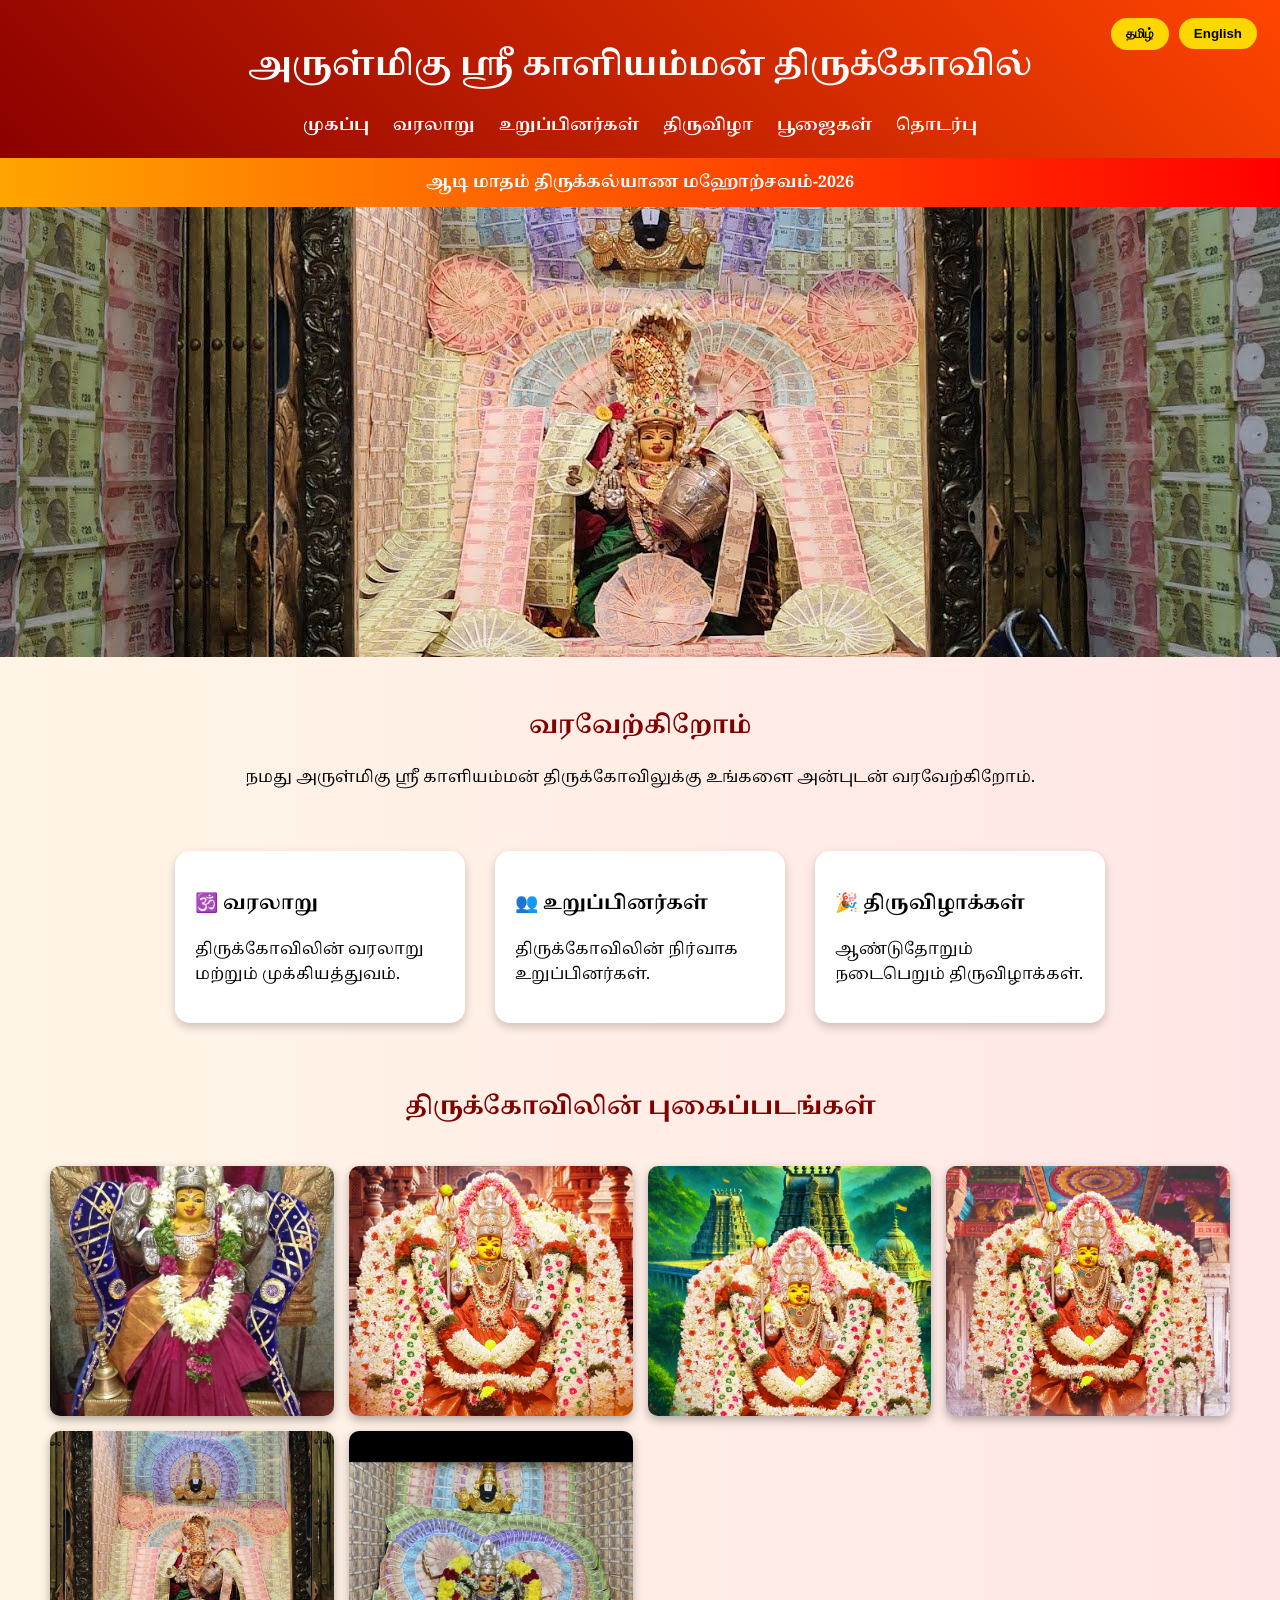
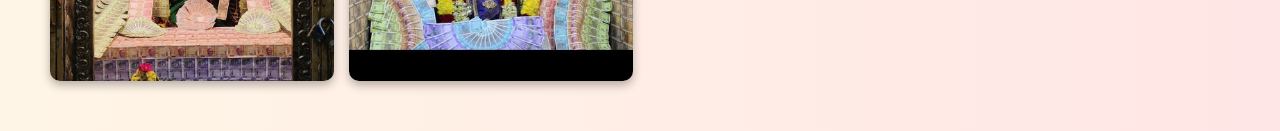
<file: index.html>
<!DOCTYPE html>
<html lang="ta">
<head>
<meta charset="UTF-8">
<meta name="viewport" content="width=device-width, initial-scale=1.0">

<title>காளியம்மன் கோவில்</title>

<link href="https://fonts.googleapis.com/css2?family=Noto+Serif+Tamil&display=swap" rel="stylesheet">

<style>

/* 🌈 Body */
body {
    margin: 0;
    font-family: 'Noto Serif Tamil', serif;
    background: linear-gradient(to right, #fff5e6, #ffe6e6);
}

/* 🔥 Header */
header {
    position: relative;
    background: linear-gradient(45deg, #8B0000, #FF4500);
    color: white;
    padding: 20px;
    text-align: center;
}

/* 🌐 Toggle button RIGHT */
.lang-btn {
    position: absolute;
    top: 15px;
    right: 20px;
}

.lang-btn button {
    background: gold;
    border: none;
    padding: 8px 15px;
    margin: 3px;
    border-radius: 20px;
    cursor: pointer;
    font-weight: bold;
}

/* 🔗 Navbar */
nav {
    margin-top: 15px;
}

nav a {
    color: white;
    margin: 10px;
    text-decoration: none;
    font-weight: bold;
}

/* 🎉 Festival */
.festival {
    background: linear-gradient(to right, orange, red);
    color: white;
    padding: 12px;
    text-align: center;
    font-weight: bold;
}

/* 🖼️ Slider */
.slider {
    position: relative;
    width: 100%;
    height: 450px;
    background: black;
}

.slider img {
    width: 100%;
    height: 450px;
    object-fit: cover;   /* 🔥 FULL IMAGE (fills screen) */
    position: absolute;
    opacity: 0;
    transition: 1s;
}

.slider img.active {
    opacity: 1;
}

/* ✨ Section */
.section {
    padding: 30px;
    text-align: center;
}

.section h2 {
    color: maroon;
}

/* 🧱 Cards */
.cards {
    display: flex;
    flex-wrap: wrap;
    justify-content: center;
}

.card {
    background: white;
    width: 250px;
    margin: 15px;
    padding: 20px;
    border-radius: 15px;
    box-shadow: 0 4px 10px rgba(0,0,0,0.2);
    transition: 0.3s;
}

.card:hover {
    transform: scale(1.05);
}

/* 🖼️ Gallery (FIXED PERFECT GRID) */
.gallery {
    display: grid;
    grid-template-columns: repeat(auto-fit, minmax(250px, 1fr));
    gap: 15px;
    padding: 20px;
}

.gallery img {
    width: 100%;
    height: 250px;           /* 🔥 SAME SIZE */
    object-fit: cover;       /* 🔥 NO STRETCH */
    border-radius: 10px;
    box-shadow: 0 4px 10px rgba(0,0,0,0.3);
    transition: 0.3s;
}

.gallery img:hover {
    transform: scale(1.05);
}

/* 📱 Mobile */
@media(max-width:768px){
    .cards {
        flex-direction: column;
        align-items: center;
    }
}

/* 🔍 Popup */
#imgPopup {
    display: none;
    position: fixed;
    z-index: 999;
    padding-top: 50px;
    left: 0;
    top: 0;
    width: 100%;
    height: 100%;
    background: rgba(0,0,0,0.9);
    text-align: center;
}

#imgPopup img {
    max-width: 90%;
    max-height: 90%;
    border-radius: 10px;
}
.card-link {
    text-decoration: none;
    color: inherit;
}


</style>
</head>

<body>

<header>
<h1 id="title">அருள்மிகு ஸ்ரீ காளியம்மன் திருக்கோவில்</h1>

<div class="lang-btn">
<button onclick="setLang('ta')">தமிழ்</button>
<button onclick="setLang('en')">English</button>
</div>

<nav>
<a href="#" id="navHome">முகப்பு</a>
<a href="history.html" id="navHistory">வரலாறு</a>
<a href="members.html" id="navMembers">உறுப்பினர்கள்</a>
<a href="festival.html" id="navFestival">திருவிழா</a>
<a href="pooja.html" id="navPoojas">பூஜைகள்</a>
<a href="contact.html" id="navContact">தொடர்பு</a>
</nav>
</header>

<div class="festival" id="festivalText">
ஆடி மாதம் திருக்கல்யாண மஹோற்சவம்-2026
</div>

<!-- 🖼️ Slider -->
<div class="slider">
<img src="temple5.jpg" class="active">
<img src="temple3.jpg">
<img src="temple4.jpg">
<img src="temple6.jpg">
</div>

<!-- 🙏 Welcome -->
<div class="section">
<h2 id="welcome">வரவேற்கிறோம்</h2>
<p id="desc">நமது அருள்மிகு ஸ்ரீ காளியம்மன் திருக்கோவிலுக்கு உங்களை அன்புடன் வரவேற்கிறோம்.</p>
</div>

<!-- 🧱 Cards -->
<div class="cards">

<a href="history.html" class="card-link">
<div class="card">
<h3 id="card1">🕉️ வரலாறு</h3>
<p id="card1desc">திருக்கோவிலின் வரலாறு மற்றும் முக்கியத்துவம்.</p>
</div>
</a>

<a href="members.html" class="card-link">
<div class="card">
<h3 id="card2">👥 உறுப்பினர்கள்</h3>
<p id="card2desc">திருக்கோவிலின் நிர்வாக உறுப்பினர்கள்.</p>
</div>
</a>

<a href="festival.html" class="card-link">
<div class="card">
<h3 id="card3">🎉 திருவிழாக்கள்</h3>
<p id="card3desc">ஆண்டுதோறும் நடைபெறும் திருவிழாக்கள்.</p>
</div>
</a>

</div>

<!-- 🛕 Gallery -->
<div class="section">
<h2 id="galleryTitle">திருக்கோவிலின் புகைப்படங்கள்</h2>

<div class="gallery">
<img src="temple1.jpg">
<img src="temple2.jpg">
<img src="temple3.jpg">
<img src="temple4.jpg">
<img src="temple5.jpg">
<img src="temple6.jpg">
</div>
</div>

<script>

/* 🌐 Language Toggle */
const data = {
    en: {
        title: "Arul Migu Sri Kaliamman Temple",
        welcome: "Welcome",
        desc: "Welcome To Our Arul Migu Sri Kaliamman Temple.",
        festival: "114 th Annual Pookundam Festival - April 28th to May 24th",
        home: "Home",
        history: "History",
        members: "Members",
        festivalMenu: "Festival",
	pooja: "Poojas",
        contact: "Contact",
        card1: "🕉️ History",
        card1desc: "Temple history and importance",
        card2: "👥 Members",
        card2desc: "Temple administration",
        card3: "🎉 Festivals",
        card3desc: "Annual celebrations",
        gallery: "Temple Photos"
    },
    ta: {
        title: "அருள்மிகு ஸ்ரீ காளியம்மன் திருக்கோவில் ",
        welcome: "வரவேற்கிறோம்",
        desc: "நமது அருள்மிகு ஸ்ரீ காளியம்மன் திருக்கோவிலுக்கு உங்களை அன்புடன் வரவேற்கிறோம்.",
        festival: "114 ஆம் ஆண்டு பூ குண்டம் திருவிழா - ஏப்ரல் 28 முதல் மே 24 வரை ",
        home: "முகப்பு",
        history: "வரலாறு",
        members: "உறுப்பினர்கள்",
        festivalMenu: "திருவிழா",
	pooja: "பூஜைகள்",
        contact: "தொடர்பு",
        card1: "🕉️ வரலாறு",
        card1desc: "திருக்கோவிலின் வரலாறு மற்றும் முக்கியத்துவம்",
        card2: "👥 உறுப்பினர்கள்",
        card2desc: "திருக்கோவிலின் நிர்வாக உறுப்பினர்கள்",
        card3: "🎉 திருவிழாக்கள்",
        card3desc: "ஆண்டுதோறும் திருவிழாக்கள்",
        gallery: "திருக்கோவிலின் புகைப்படங்கள்"
    }
};

function setLang(lang) {
    let t = data[lang];

    title.innerText = t.title;
    welcome.innerText = t.welcome;
    desc.innerText = t.desc;
    festivalText.innerText = t.festival;

    navHome.innerText = t.home;
    navHistory.innerText = t.history;
    navMembers.innerText = t.members;
    navFestival.innerText = t.festivalMenu;
    navPoojas.innerText = t.pooja;
    navContact.innerText = t.contact;

    card1.innerText = t.card1;
    card1desc.innerText = t.card1desc;
    card2.innerText = t.card2;
    card2desc.innerText = t.card2desc;
    card3.innerText = t.card3;
    card3desc.innerText = t.card3desc;

    galleryTitle.innerText = t.gallery;
}

/* 🖼️ Slider */
let slides = document.querySelectorAll(".slider img");
let i = 0;

setInterval(() => {
    slides[i].classList.remove("active");
    i = (i + 1) % slides.length;
    slides[i].classList.add("active");
}, 3000);

</script>
<!-- 🔍 Image Popup -->
<div id="imgPopup" onclick="closePopup()">
    <img id="popupImg">
</div>
</body>
</html>
</file>
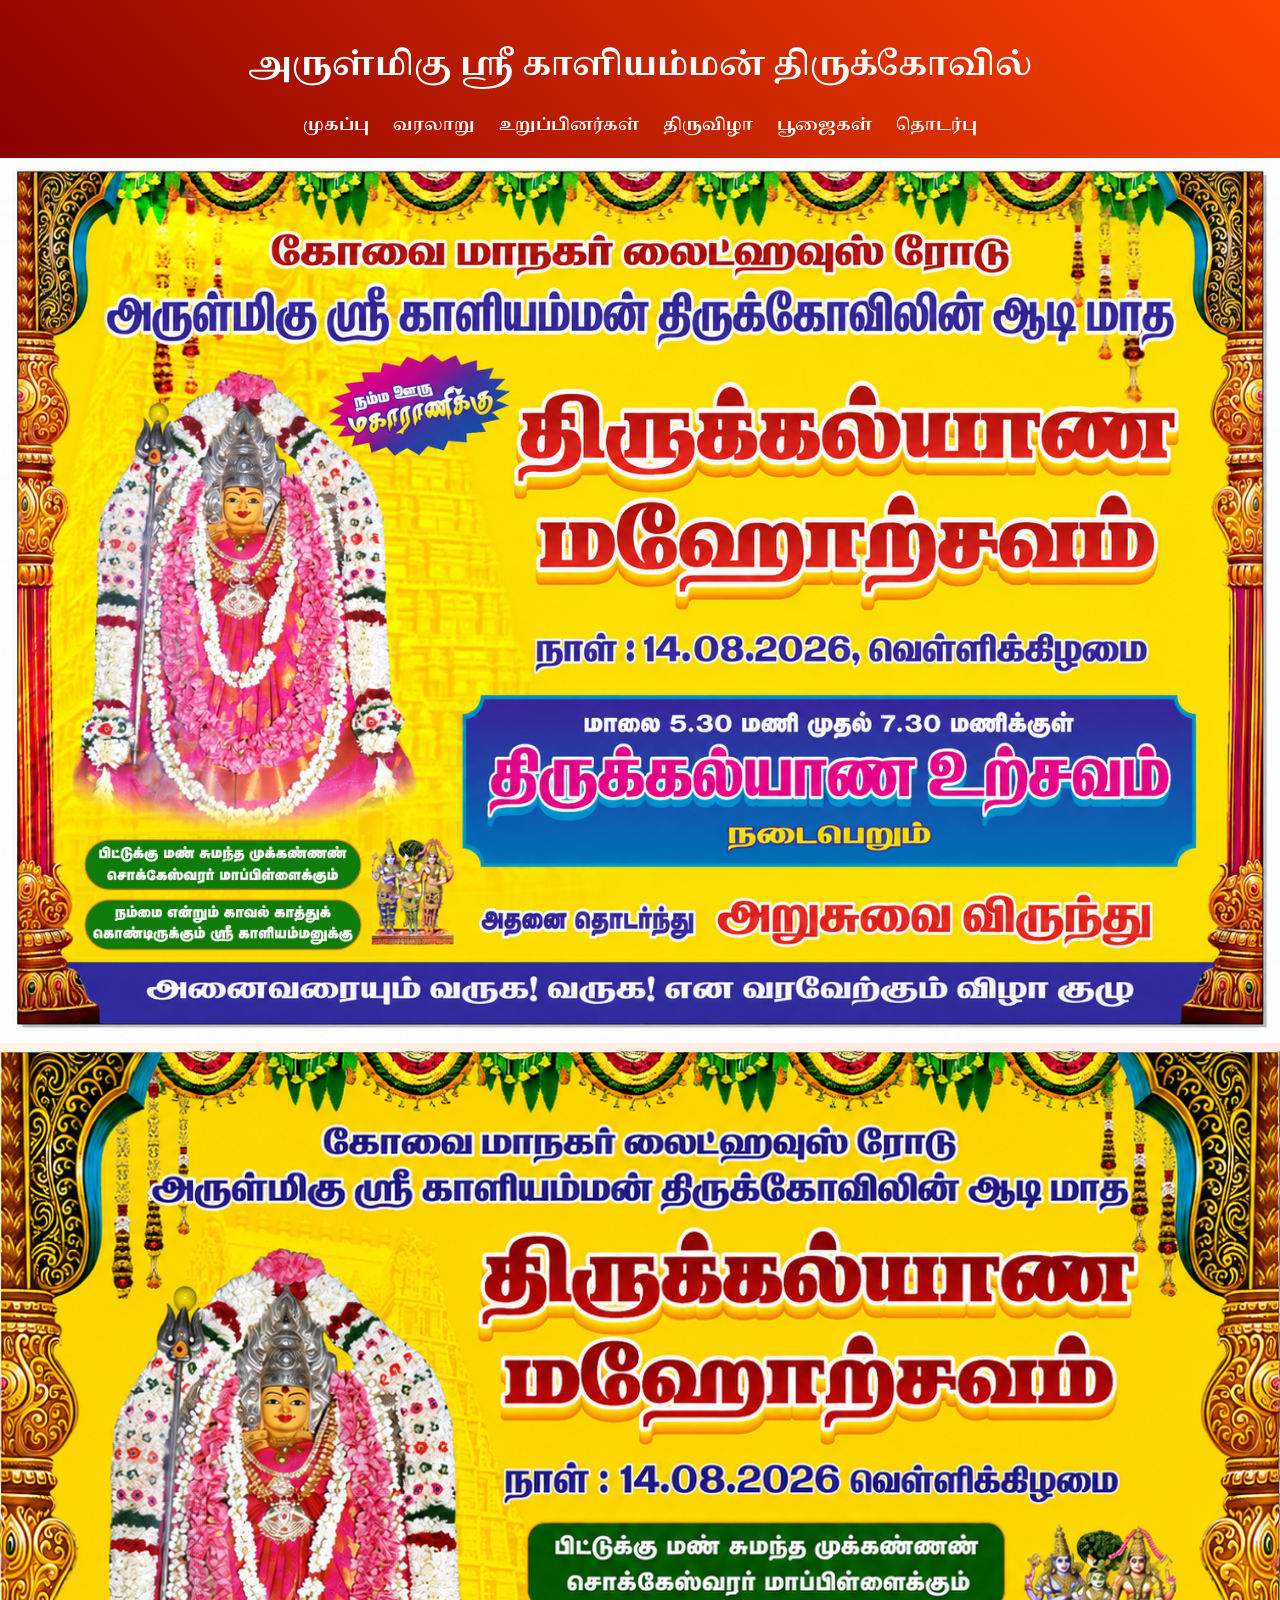
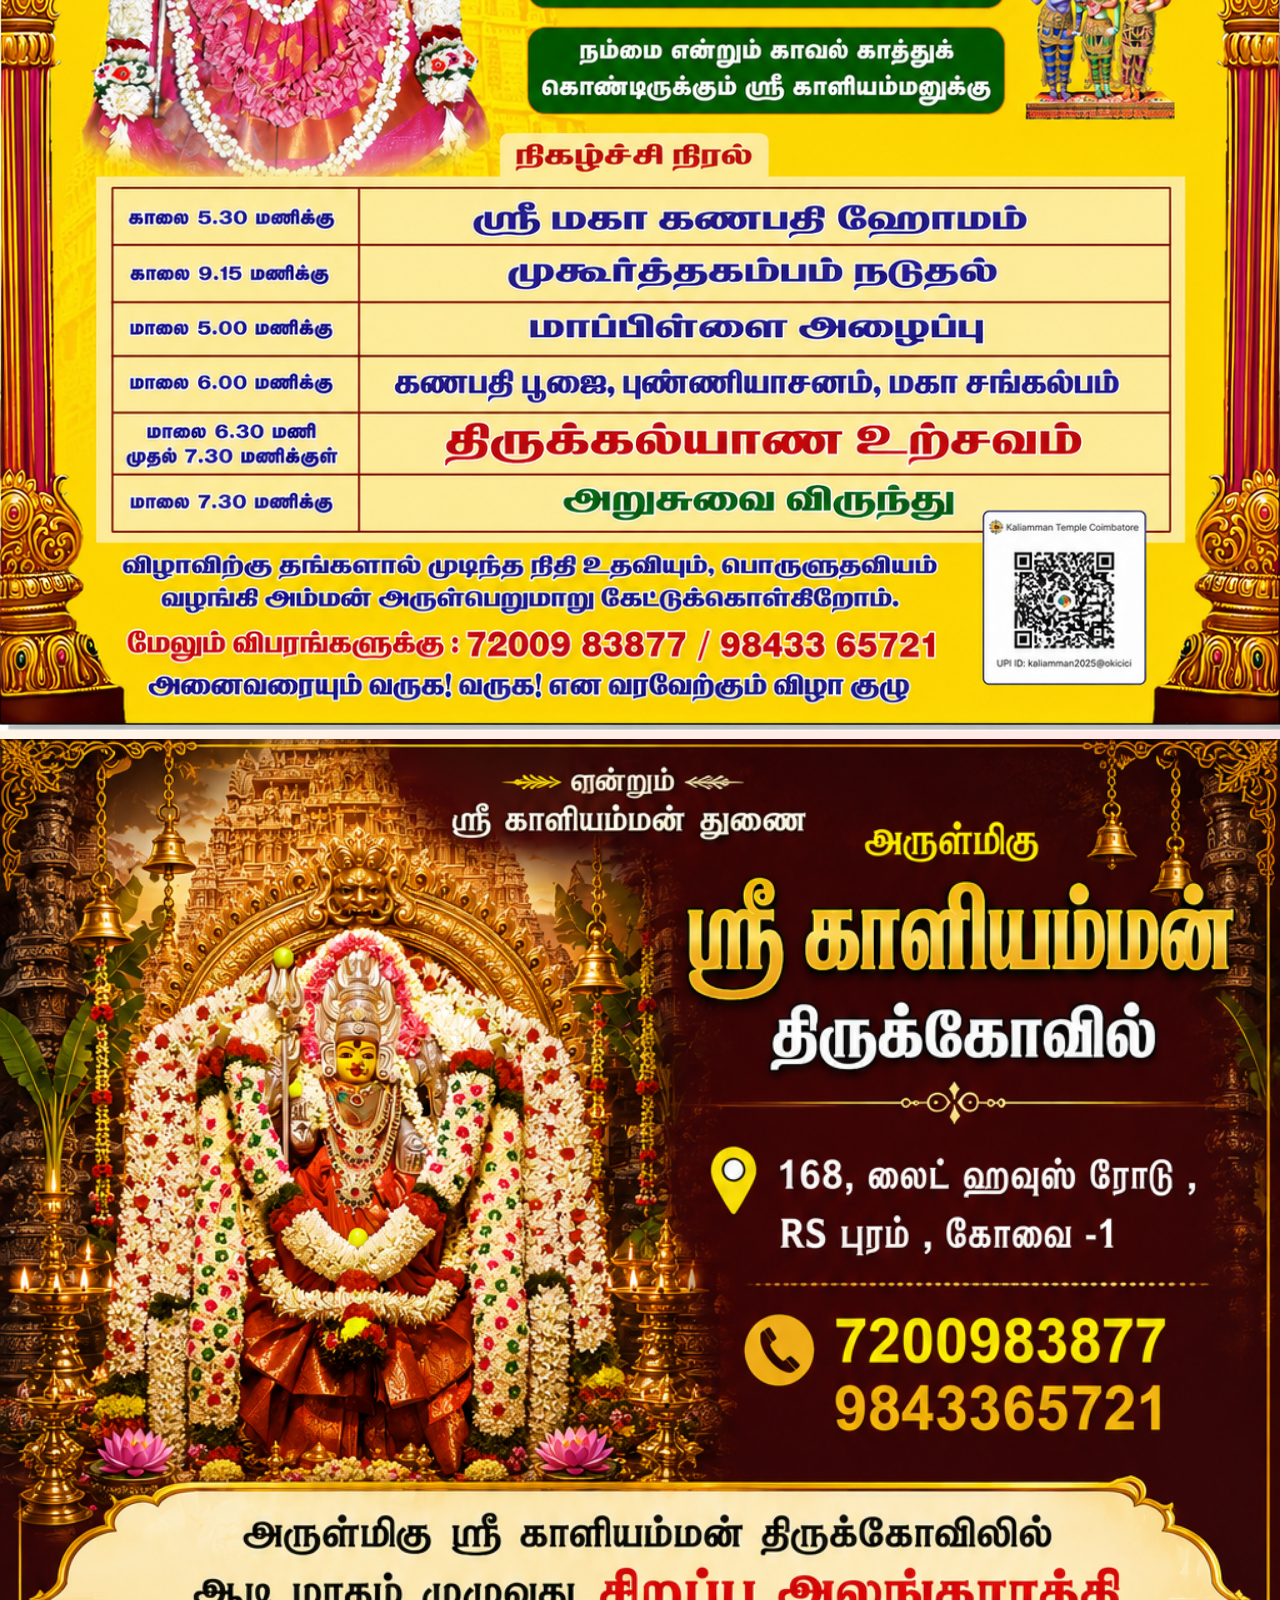
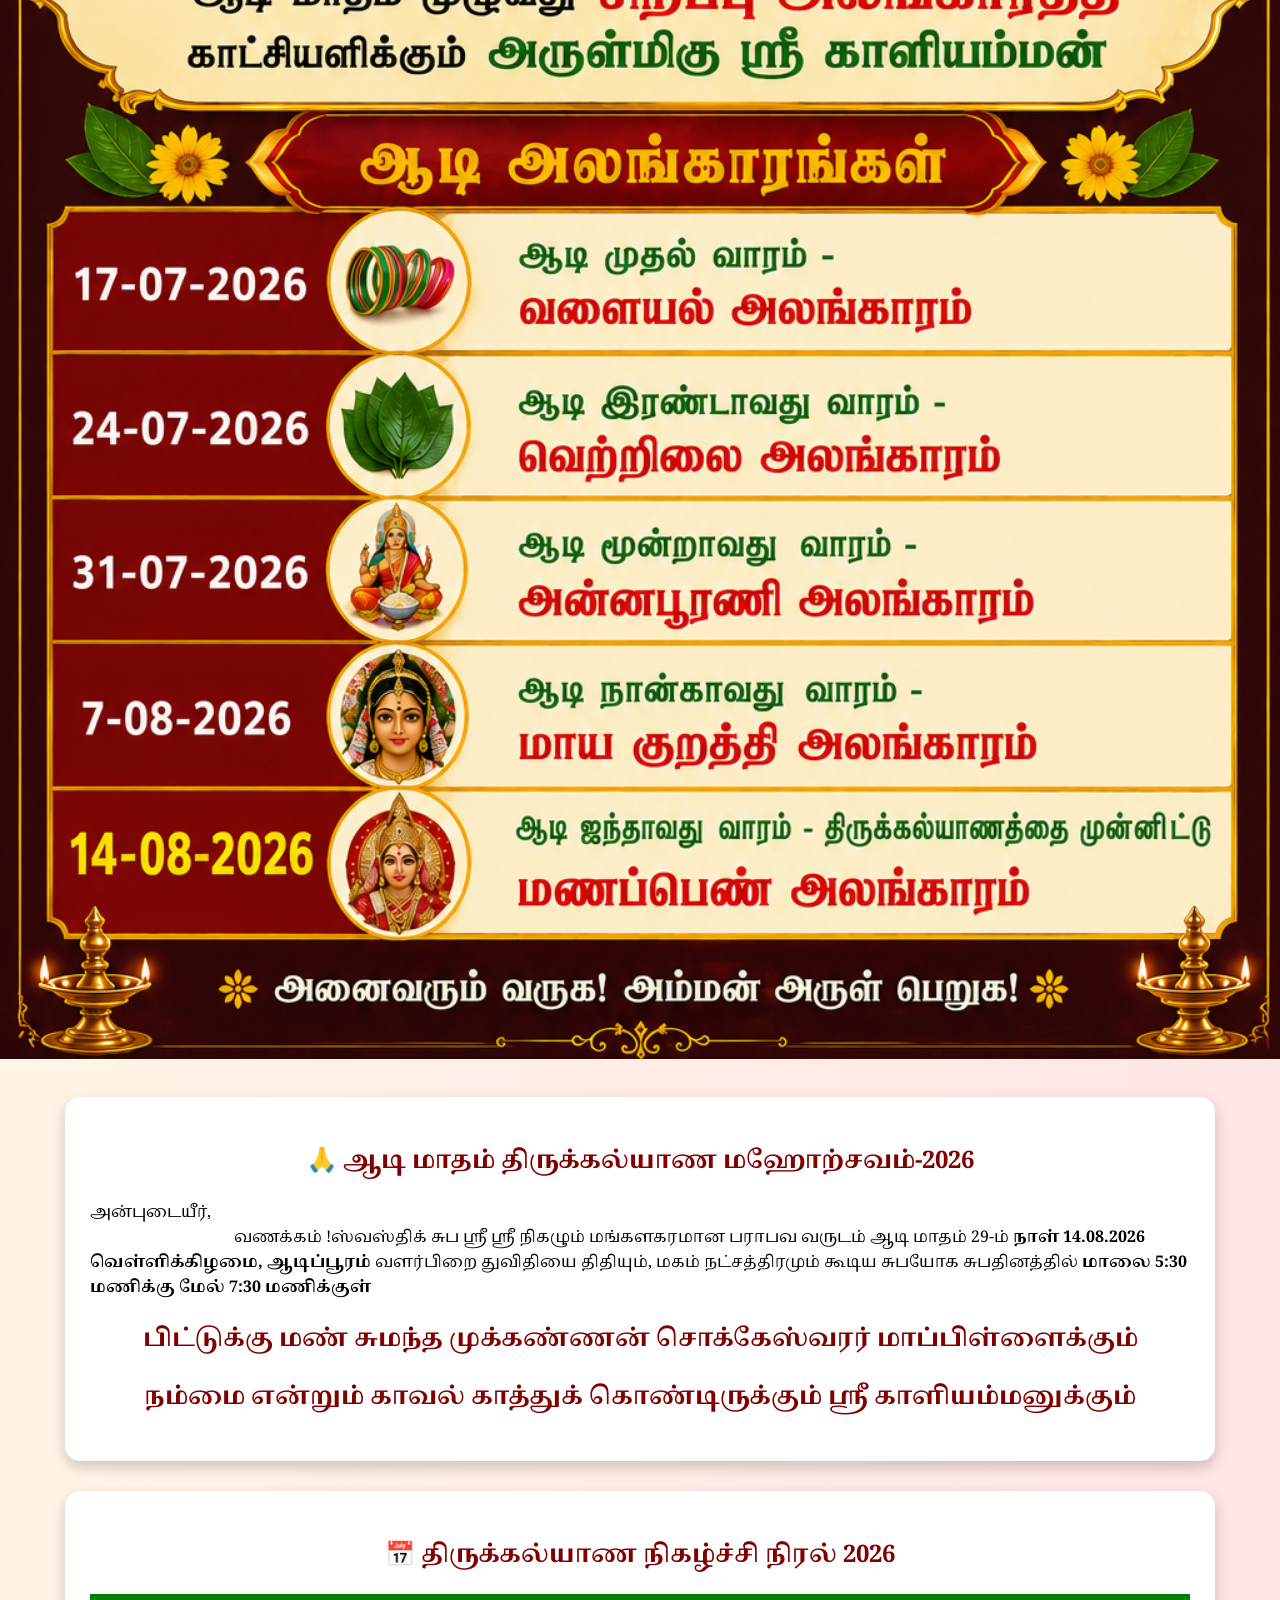
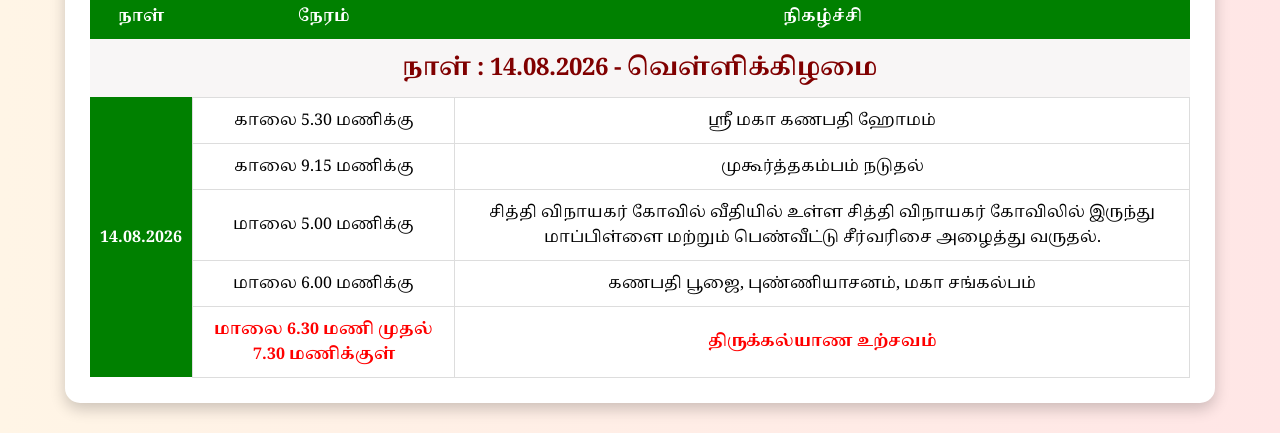
<file: festival.html>
<!DOCTYPE html>
<html lang="ta">
<head>
<meta charset="UTF-8">
<meta name="viewport" content="width=device-width, initial-scale=1.0">

<title>திருவிழா - காளியம்மன் கோவில்</title>

<link href="https://fonts.googleapis.com/css2?family=Noto+Serif+Tamil&display=swap" rel="stylesheet">

<style>

/* 🌈 Body */
body {
    margin: 0;
    font-family: 'Noto Serif Tamil', serif;
    background: linear-gradient(to right, #fff5e6, #ffe6e6);
}

/* 🔥 Header */
header {
    background: linear-gradient(45deg, #8B0000, #FF4500);
    color: white;
    text-align: center;
    padding: 20px;
}

nav a {
    color: white;
    margin: 10px;
    text-decoration: none;
    font-weight: bold;
}

/* 🖼️ Poster */
.poster img {
    width: 100%;
    max-height: 2000px;
    object-fit: cover;
}

/* 📦 Section */
.section {
    max-width: 1100px;
    margin: 30px auto;
    background: white;
    padding: 25px;
    border-radius: 15px;
    box-shadow: 0 6px 15px rgba(0,0,0,0.2);
}

/* 🏷 Title */
.section h2 {
    text-align: center;
    color: maroon;
}

/* 📅 Table */
table {
    width: 100%;
    border-collapse: collapse;
    margin-top: 20px;
}

th {
    background: green;
    color: white;
    padding: 10px;
}

td {
    padding: 10px;
    border: 1px solid #ddd;
    text-align: center;
}

/* Highlight rows */
.highlight {
    color: red;
    font-weight: bold;
}

/* 📱 Mobile */
@media(max-width:768px){
    .section {
        margin: 15px;
    }
}

</style>
</head>

<body>

<header>
<h1>அருள்மிகு ஸ்ரீ காளியம்மன் திருக்கோவில்</h1>

<nav>
<a href="index.html">முகப்பு</a>
<a href="history.html">வரலாறு</a>
<a href="members.html">உறுப்பினர்கள்</a>
<a href="festival.html">திருவிழா</a>
<a href="pooja.html" data-ta="பூஜைகள்" data-en="Poojas">பூஜைகள்</a>
<a href="contact.html">தொடர்பு</a>
</nav>
</header>

<!-- 🖼️ Poster-->
<div class="poster">
<img src="thiru.png"><img src="thiru1.png"> <img src="aadikali.png">
</div>

<!-- 📜 Intro -->
<div class="section">
<h2>🙏 ஆடி மாதம் திருக்கல்யாண மஹோற்சவம்-2026</h2>

<p>
அன்புடையீர்,<br> &emsp;&emsp;&emsp;&emsp;&emsp;&emsp;&emsp;&emsp;&emsp;<t>வணக்கம் !ஸ்வஸ்திக் சுப ஸ்ரீ ஸ்ரீ நிகழும் மங்களகரமான பராபவ வருடம் ஆடி மாதம் 29-ம் <b>நாள் 14.08.2026 வெள்ளிக்கிழமை, ஆடிப்பூரம் </b> வளர்பிறை துவிதியை திதியும், மகம் நட்சத்திரமும் கூடிய சுபயோக சுபதினத்தில் <b>மாலை 5:30 மணிக்கு மேல் 7:30 மணிக்குள்</b></p>
 </p><p>
</p>
<div style="text-align: center;">
  <h2>பிட்டுக்கு மண் சுமந்த முக்கண்ணன் சொக்கேஸ்வரர் மாப்பிள்ளைக்கும்</h2>
  <h2>நம்மை என்றும் காவல் காத்துக் கொண்டிருக்கும் ஸ்ரீ காளியம்மனுக்கும்</h2>
  </div>
</div>

<!-- 📅 Schedule -->
<div class="section">

<h2>📅 திருக்கல்யாண நிகழ்ச்சி நிரல் 2026</h2>

<table>

<tr>
<th>நாள்</th>
<th>நேரம்</th>
<th>நிகழ்ச்சி</th>
</tr>
 <tr>
        <th colspan="3" style="background-color:#f8f6f6; color:rgb(39, 17, 238);">
            <h2 style="margin:0;">நாள் : 14.08.2026 - வெள்ளிக்கிழமை</h2>
                    </th>
</tr>


<tr>
    <th rowspan="5">14.08.2026</th>
    <td>காலை 5.30 மணிக்கு</td>
    <td>ஸ்ரீ மகா கணபதி ஹோமம்</td>
  </tr>
  <tr>
    
    <td>காலை 9.15 மணிக்கு</td>
    <td>முகூர்த்தகம்பம் நடுதல்</td>
  </tr>
  <tr>
    
    <td>மாலை 5.00 மணிக்கு</td>
    <td>சித்தி விநாயகர் கோவில் வீதியில் உள்ள சித்தி விநாயகர் கோவிலில் இருந்து மாப்பிள்ளை மற்றும் பெண்வீட்டு சீர்வரிசை அழைத்து வருதல்.</td>
  </tr>
<tr>
    
    <td>மாலை 6.00 மணிக்கு</td>
    <td>கணபதி பூஜை, புண்ணியாசனம், மகா சங்கல்பம்</td>
  </tr>
  <tr>
    
    <td class="highlight">மாலை 6.30 மணி முதல் 7.30 மணிக்குள்</td>
    <td class="highlight">திருக்கல்யாண உற்சவம்</td>
  </tr>


</table>

</div>

</body>
</html>
</file>
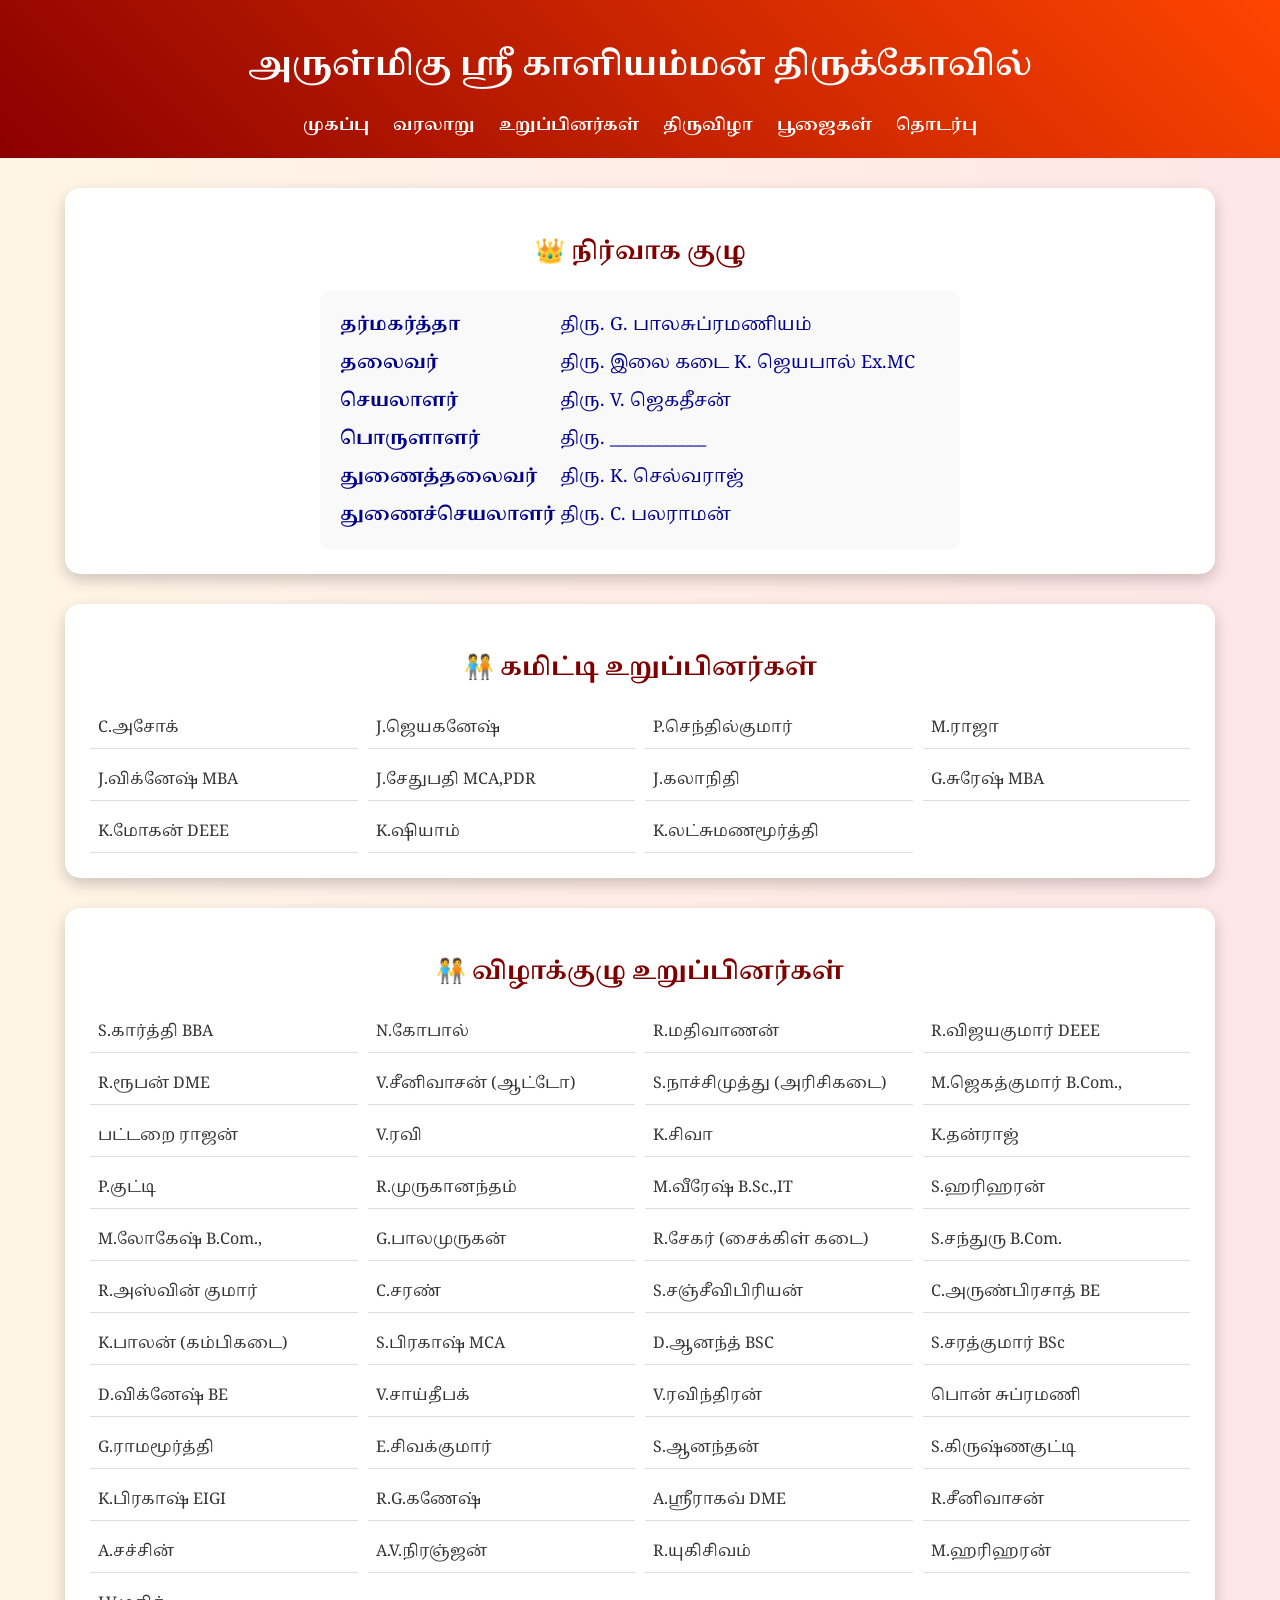
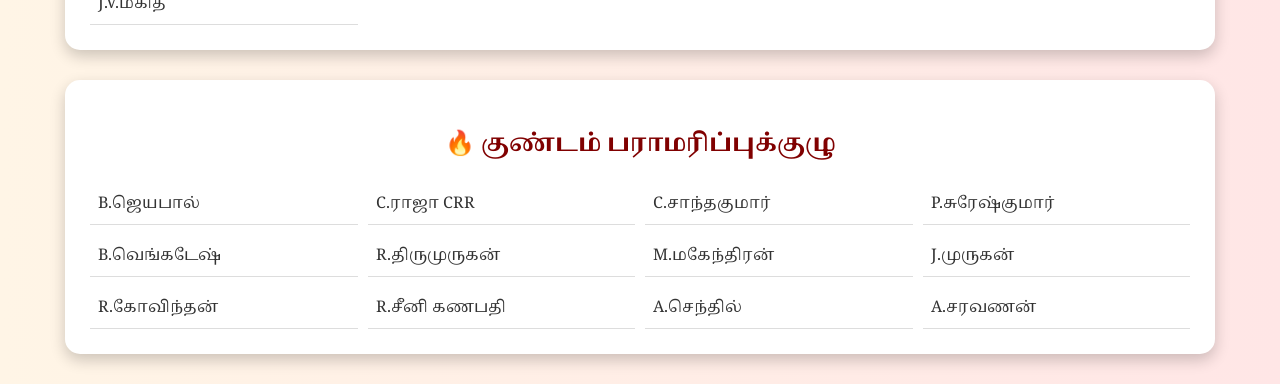
<file: members.html>
<!DOCTYPE html>
<html lang="ta">
<head>
<meta charset="UTF-8">
<meta name="viewport" content="width=device-width, initial-scale=1.0">

<title>உறுப்பினர்கள் - காளியம்மன் கோவில்</title>

<link href="https://fonts.googleapis.com/css2?family=Noto+Serif+Tamil&display=swap" rel="stylesheet">

<style>

/* 🌈 Body */
body {
    margin: 0;
    font-family: 'Noto Serif Tamil', serif;
    background: linear-gradient(to right, #fff5e6, #ffe6e6);
}

/* 🔥 Header */
header {
    background: linear-gradient(45deg, #8B0000, #FF4500);
    color: white;
    text-align: center;
    padding: 20px;
}

nav a {
    color: white;
    margin: 10px;
    text-decoration: none;
    font-weight: bold;
}

/* 📦 Section */
.section {
    max-width: 1100px;
    margin: 30px auto;
    background: white;
    padding: 25px;
    border-radius: 15px;
    box-shadow: 0 6px 15px rgba(0,0,0,0.2);
}

/* 🏷 Title */
.section h2 {
    text-align: center;
    color: maroon;
    margin-bottom: 20px;
}

/* 👑 Admin Grid */
.admin-grid {
    display: grid;
    grid-template-columns: 200px 1fr;
    gap: 10px 20px;
    max-width: 600px;
    margin: auto;
    font-size: 18px;
    color: darkblue;
    background: #f9f9f9;
    padding: 20px;
    border-radius: 10px;
}

/* 👤 Grid */
.members-grid {
    display: grid;
    grid-template-columns: repeat(auto-fit, minmax(220px,1fr));
    gap: 10px;
}

/* 👤 Item */
.member {
    padding: 8px;
    border-bottom: 1px solid #ddd;
    color: #333;
}

/* 📱 Mobile */
@media(max-width:768px){
    .section {
        margin: 15px;
    }
    .admin-grid {
        grid-template-columns: 1fr;
        text-align: center;
    }
}

</style>
</head>

<body>

<header>
<h1>அருள்மிகு ஸ்ரீ காளியம்மன் திருக்கோவில்</h1>

<nav>
<a href="index.html">முகப்பு</a>
<a href="history.html">வரலாறு</a>
<a href="members.html">உறுப்பினர்கள்</a>
<a href="festival.html">திருவிழா</a>
<a href="pooja.html" data-ta="பூஜைகள்" data-en="Poojas">பூஜைகள்</a>
<a href="contact.html">தொடர்பு</a>
</nav>
</header>

<!-- 👑 நிர்வாக குழு -->
<div class="section">
<h2>👑 நிர்வாக குழு</h2>

<div class="admin-grid">

<div><strong>தர்மகர்த்தா</strong></div>
<div>திரு. G. பாலசுப்ரமணியம்</div>

<div><strong>தலைவர்</strong></div>
<div>திரு. இலை கடை K. ஜெயபால் Ex.MC</div>

<div><strong>செயலாளர்</strong></div>
<div>திரு. V. ஜெகதீசன்</div>

<div><strong>பொருளாளர்</strong></div>
<div>திரு. ____________</div>

<div><strong>துணைத்தலைவர்</strong></div>
<div>திரு. K. செல்வராஜ்</div>

<div><strong>துணைச்செயலாளர்</strong></div>
<div>திரு. C. பலராமன்</div>

</div>
</div>

<!-- 🧑‍🤝‍🧑 கமிட்டி உறுப்பினர்கள் -->
<div class="section">
<h2>🧑‍🤝‍🧑 கமிட்டி உறுப்பினர்கள்</h2>

<div class="members-grid">

<div class="member">C.அசோக்</div>
<div class="member">J.ஜெயகனேஷ்</div>
<div class="member">P.செந்தில்குமார்</div>
<div class="member">M.ராஜா</div>
<div class="member">J.விக்னேஷ் MBA</div>
<div class="member">J.சேதுபதி MCA,PDR</div>
<div class="member">J.கலாநிதி</div>
<div class="member">G.சுரேஷ் MBA</div>
<div class="member">K.மோகன் DEEE</div>
<div class="member">K.ஷியாம்</div>
<div class="member">K.லட்சுமணமூர்த்தி</div>

</div>
</div>

<!-- 🧑‍🤝‍🧑 விழாக்குழு உறுப்பினர்கள் -->
<div class="section">
<h2>🧑‍🤝‍🧑 விழாக்குழு உறுப்பினர்கள்</h2>

<div class="members-grid">

<div class="member">S.கார்த்தி BBA</div>
<div class="member">N.கோபால்</div>
<div class="member">R.மதிவாணன்</div>
<div class="member">R.விஜயகுமார் DEEE</div>
<div class="member">R.ரூபன் DME</div>
<div class="member">V.சீனிவாசன் (ஆட்டோ)</div>
<div class="member">S.நாச்சிமுத்து (அரிசிகடை)</div>
<div class="member">M.ஜெகத்குமார் B.Com.,</div>
<div class="member">பட்டறை ராஜன்</div>
<div class="member">V.ரவி</div>
<div class="member">K.சிவா</div>
<div class="member">K.தன்ராஜ்</div>
<div class="member">P.குட்டி</div>
<div class="member">R.முருகானந்தம்</div>
<div class="member">M.வீரேஷ் B.Sc.,IT</div>
<div class="member">S.ஹரிஹரன்</div>
<div class="member">M.லோகேஷ் B.Com.,</div>
<div class="member">G.பாலமுருகன்</div>
<div class="member">R.சேகர் (சைக்கிள் கடை)</div>
<div class="member">S.சந்துரு B.Com.</div>
<div class="member">R.அஸ்வின் குமார்</div>
<div class="member">C.சரண்</div>
<div class="member">S.சஞ்சீவிபிரியன்</div>
<div class="member">C.அருண்பிரசாத் BE</div>
<div class="member">K.பாலன் (கம்பிகடை)</div>
<div class="member">S.பிரகாஷ் MCA</div>
<div class="member">D.ஆனந்த் BSC</div>
<div class="member">S.சரத்குமார் BSc</div>
<div class="member">D.விக்னேஷ் BE</div>
<div class="member">V.சாய்தீபக்</div>
<div class="member">V.ரவிந்திரன்</div>
<div class="member">பொன் சுப்ரமணி</div>
<div class="member">G.ராமமூர்த்தி</div>
<div class="member">E.சிவக்குமார்</div>
<div class="member">S.ஆனந்தன்</div>
<div class="member">S.கிருஷ்ணகுட்டி</div>
<div class="member">K.பிரகாஷ் EIGI</div>
<div class="member">R.G.கணேஷ்</div>
<div class="member">A.ஸ்ரீராகவ் DME</div>
<div class="member">R.சீனிவாசன்</div>
<div class="member">A.சச்சின்</div>
<div class="member">A.V.நிரஞ்ஜன்</div>
<div class="member">R.யுகிசிவம்</div>
<div class="member">M.ஹரிஹரன்</div>
<div class="member">J.V.மகித்</div>

</div>
</div>

<!-- 🔥 குண்டம் குழு -->
<div class="section">
<h2>🔥 குண்டம் பராமரிப்புக்குழு</h2>

<div class="members-grid">

<div class="member">B.ஜெயபால்</div>
<div class="member">C.ராஜா CRR</div>
<div class="member">C.சாந்தகுமார்</div>
<div class="member">P.சுரேஷ்குமார்</div>
<div class="member">B.வெங்கடேஷ்</div>
<div class="member">R.திருமுருகன்</div>
<div class="member">M.மகேந்திரன்</div>
<div class="member">J.முருகன்</div>
<div class="member">R.கோவிந்தன்</div>
<div class="member">R.சீனி கணபதி</div>
<div class="member">A.செந்தில்</div>
<div class="member">A.சரவணன்</div>

</div>
</div>

</body>
</html>
</file>
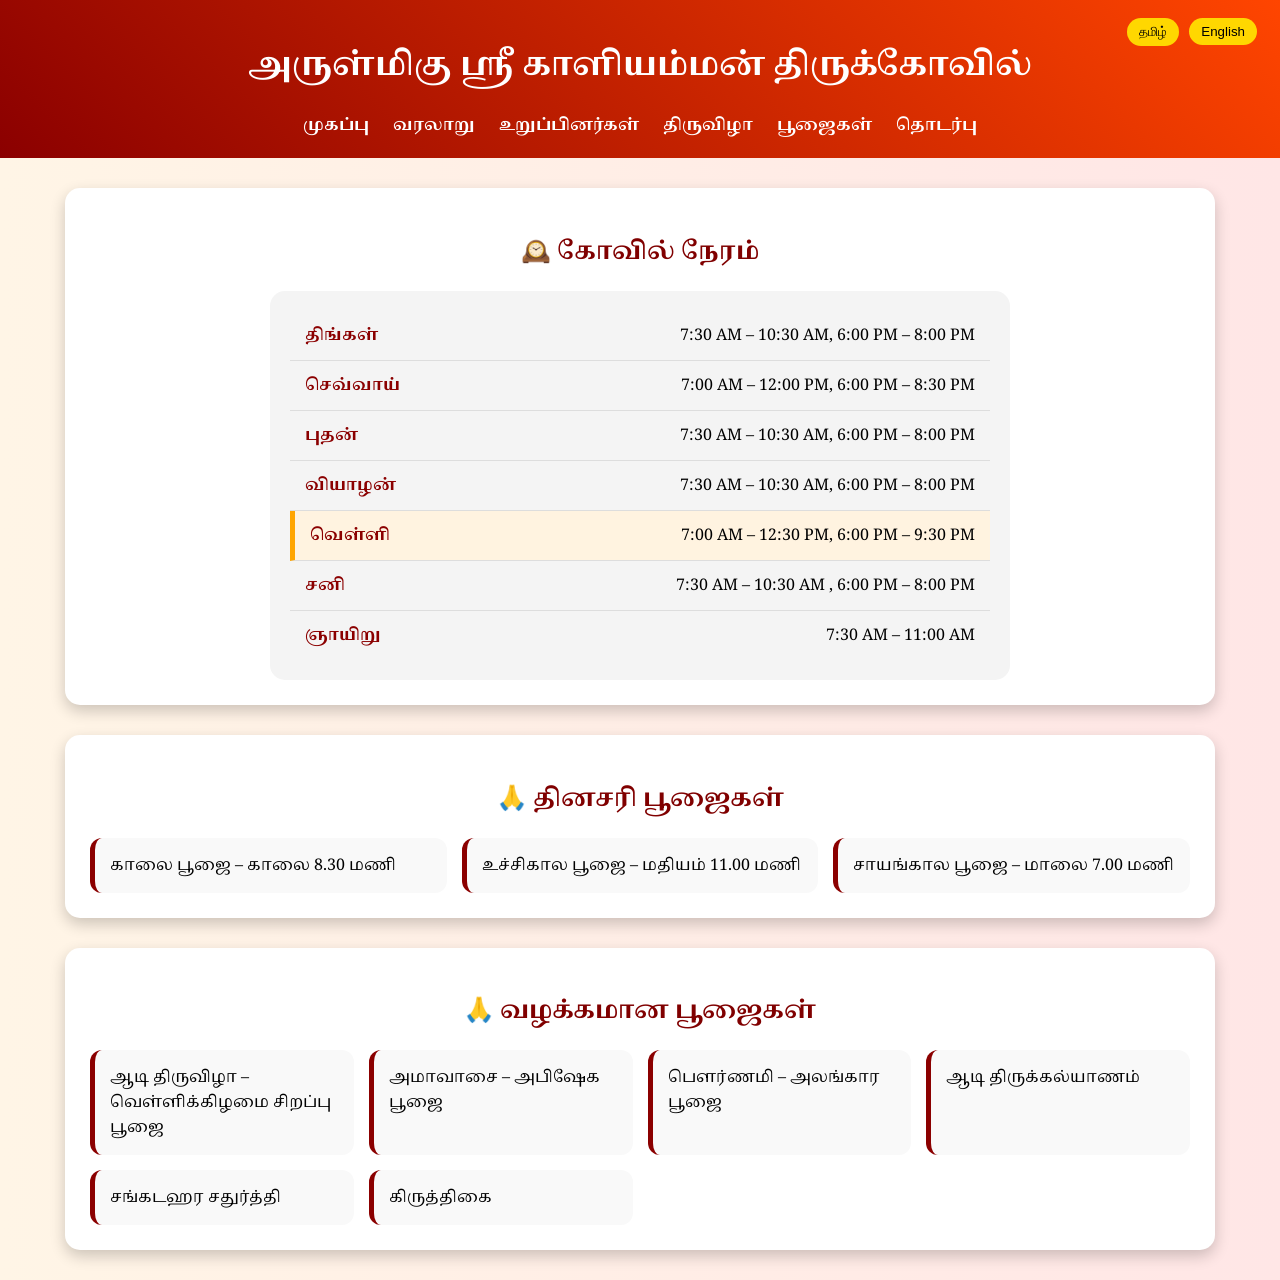
<file: pooja.html>
<!DOCTYPE html>
<html lang="ta">
<head>
<meta charset="UTF-8">
<meta name="viewport" content="width=device-width, initial-scale=1.0">

<title>பூஜைகள் - காளியம்மன் கோவில்</title>

<link href="https://fonts.googleapis.com/css2?family=Noto+Serif+Tamil&display=swap" rel="stylesheet">

<style>

/* 🌈 Body */
body {
    margin: 0;
    font-family: 'Noto Serif Tamil', serif;
    background: linear-gradient(to right, #fff5e6, #ffe6e6);
}

/* 🔥 Header */
header {
    background: linear-gradient(45deg, #8B0000, #FF4500);
    color: white;
    text-align: center;
    padding: 20px;
    position: relative;
}

/* 🌐 Toggle */
.lang-btn {
    position: absolute;
    top: 15px;
    right: 20px;
}
.lang-btn button {
    background: gold;
    border: none;
    padding: 6px 12px;
    margin: 3px;
    border-radius: 20px;
    cursor: pointer;
}

/* 🔗 Navbar */
nav a {
    color: white;
    margin: 10px;
    text-decoration: none;
    font-weight: bold;
}

/* 📦 Section */
.section {
    max-width: 1100px;
    margin: 30px auto;
    background: white;
    padding: 25px;
    border-radius: 15px;
    box-shadow: 0 6px 15px rgba(0,0,0,0.2);
}

/* 🏷 Title */
.section h2 {
    text-align: center;
    color: maroon;
}

/* 🧱 Cards */
.grid {
    display: grid;
    grid-template-columns: repeat(auto-fit,minmax(250px,1fr));
    gap: 15px;
}

.card {
    background: #f9f9f9;
    padding: 15px;
    border-radius: 12px;
    border-left: 5px solid #8B0000;
    transition: 0.3s;
}

.card:hover {
    transform: scale(1.05);
}

/* 🕰️ TIMING BOX */
.hours-box {
    background: #f4f4f4;
    border-radius: 15px;
    padding: 20px;
    max-width: 700px;
    margin: auto;
}

.row {
    display: flex;
    justify-content: space-between;
    align-items: center;
    padding: 12px 15px;
    border-bottom: 1px solid #ddd;
    font-size: 16px;
}

.row:last-child {
    border-bottom: none;
}

.row span:first-child {
    color: #8B0000;
    font-weight: bold;
    width: 120px;
}

.row span:last-child {
    text-align: right;
    flex: 1;
}

/* ⭐ Highlight Friday */
.row:nth-child(5) {
    background: #fff3e0;
    border-left: 5px solid orange;
}

/* 📱 Mobile */
@media(max-width:600px){
    .row {
        flex-direction: column;
        align-items: flex-start;
        gap: 5px;
    }
    .row span:last-child {
        text-align: left;
    }
}

</style>
</head>

<body>

<header>

<h1 data-ta="அருள்மிகு ஸ்ரீ காளியம்மன் திருக்கோவில்"
data-en="Arulmigu Sri Kaliamman Temple">
அருள்மிகு ஸ்ரீ காளியம்மன் திருக்கோவில்
</h1>

<div class="lang-btn">
<button onclick="setLang('ta')">தமிழ்</button>
<button onclick="setLang('en')">English</button>
</div>

<nav>
<a href="index.html" data-ta="முகப்பு" data-en="Home">முகப்பு</a>
<a href="history.html" data-ta="வரலாறு" data-en="History">வரலாறு</a>
<a href="members.html" data-ta="உறுப்பினர்கள்" data-en="Members">உறுப்பினர்கள்</a>
<a href="festival.html" data-ta="திருவிழா" data-en="Festival">திருவிழா</a>
<a href="pooja.html" data-ta="பூஜைகள்" data-en="Poojas">பூஜைகள்</a>
<a href="contact.html" data-ta="தொடர்பு" data-en="Contact">தொடர்பு</a>
</nav>

</header>

<!-- 🕰️ Temple Timings -->
<div class="section">

<h2 data-ta="🕰️ கோவில் நேரம்"
data-en="🕰️ Temple Hours">
🕰️ கோவில் நேரம்
</h2>

<div class="hours-box">

<div class="row">
<span data-ta="திங்கள்" data-en="Monday">திங்கள்</span>
<span>7:30 AM – 10:30 AM, 6:00 PM – 8:00 PM</span>
</div>

<div class="row">
<span data-ta="செவ்வாய்" data-en="Tuesday">செவ்வாய்</span>
<span>7:00 AM – 12:00 PM, 6:00 PM – 8:30 PM</span>
</div>

<div class="row">
<span data-ta="புதன்" data-en="Wednesday">புதன்</span>
<span>7:30 AM – 10:30 AM, 6:00 PM – 8:00 PM</span>
</div>

<div class="row">
<span data-ta="வியாழன்" data-en="Thursday">வியாழன்</span>
<span>7:30 AM – 10:30 AM, 6:00 PM – 8:00 PM</span>
</div>

<div class="row">
<span data-ta="வெள்ளி" data-en="Friday">வெள்ளி</span>
<span>7:00 AM – 12:30 PM, 6:00 PM – 9:30 PM</span>
</div>

<div class="row">
<span data-ta="சனி" data-en="Saturday">சனி</span>
<span>7:30 AM – 10:30 AM , 6:00 PM – 8:00 PM</span>
</div>

<div class="row">
<span data-ta="ஞாயிறு" data-en="Sunday">ஞாயிறு</span>
<span>7:30 AM – 11:00 AM</span>
</div>

</div>

</div>

<!-- 🙏 Daily Pooja -->
<div class="section">

<h2 data-ta="🙏 தினசரி பூஜைகள்"
data-en="🙏 Daily Poojas">
🙏 தினசரி பூஜைகள்
</h2>

<div class="grid">

<div class="card" data-ta="காலை பூஜை – காலை 8.30 மணி"
data-en="Morning Pooja – 8:30 AM">காலை பூஜை</div>

<div class="card" data-ta="உச்சிகால பூஜை – மதியம் 11.00 மணி"
data-en="Noon Pooja – 11:00 AM">உச்சிகால பூஜை</div>

<div class="card" data-ta="சாயங்கால பூஜை – மாலை 7.00 மணி"
data-en="Evening Pooja – 7:00 PM">சாயங்கால பூஜை</div>

</div>

</div>

<!-- 🌼 Regular Poojas -->
<div class="section">

<h2 data-ta="🙏 வழக்கமான பூஜைகள்"
data-en="🙏 Regular Poojas">
🙏 வழக்கமான பூஜைகள்
</h2>

<div class="grid">

<div class="card" data-ta="ஆடி திருவிழா – வெள்ளிக்கிழமை சிறப்பு பூஜை"
data-en="Aadi Festival – Friday special pooja">ஆடி திருவிழா</div>

<div class="card" data-ta="அமாவாசை – அபிஷேக பூஜை"
data-en="Amavasai – Abhishekam pooja">அமாவாசை</div>

<div class="card" data-ta="பௌர்ணமி – அலங்கார பூஜை"
data-en="Pournami – Alangara pooja">பௌர்ணமி</div>

<div class="card" data-ta="ஆடி திருக்கல்யாணம்"
data-en="Aadi Thirukalyanam">ஆடி திருக்கல்யாணம்</div>

<div class="card" data-ta="சங்கடஹர சதுர்த்தி"
data-en="Sankadahara Chathurthi">சங்கடஹர சதுர்த்தி</div>

<div class="card" data-ta="கிருத்திகை"
data-en="Krithigai">கிருத்திகை</div>

</div>

</div>

<script>
function setLang(lang){
document.querySelectorAll("[data-ta]").forEach(el=>{
el.innerHTML = el.getAttribute("data-"+lang);
});
localStorage.setItem("lang",lang);
}
window.onload=function(){
let lang=localStorage.getItem("lang")||"ta";
setLang(lang);
}
</script>

</body>
</html>
</file>
